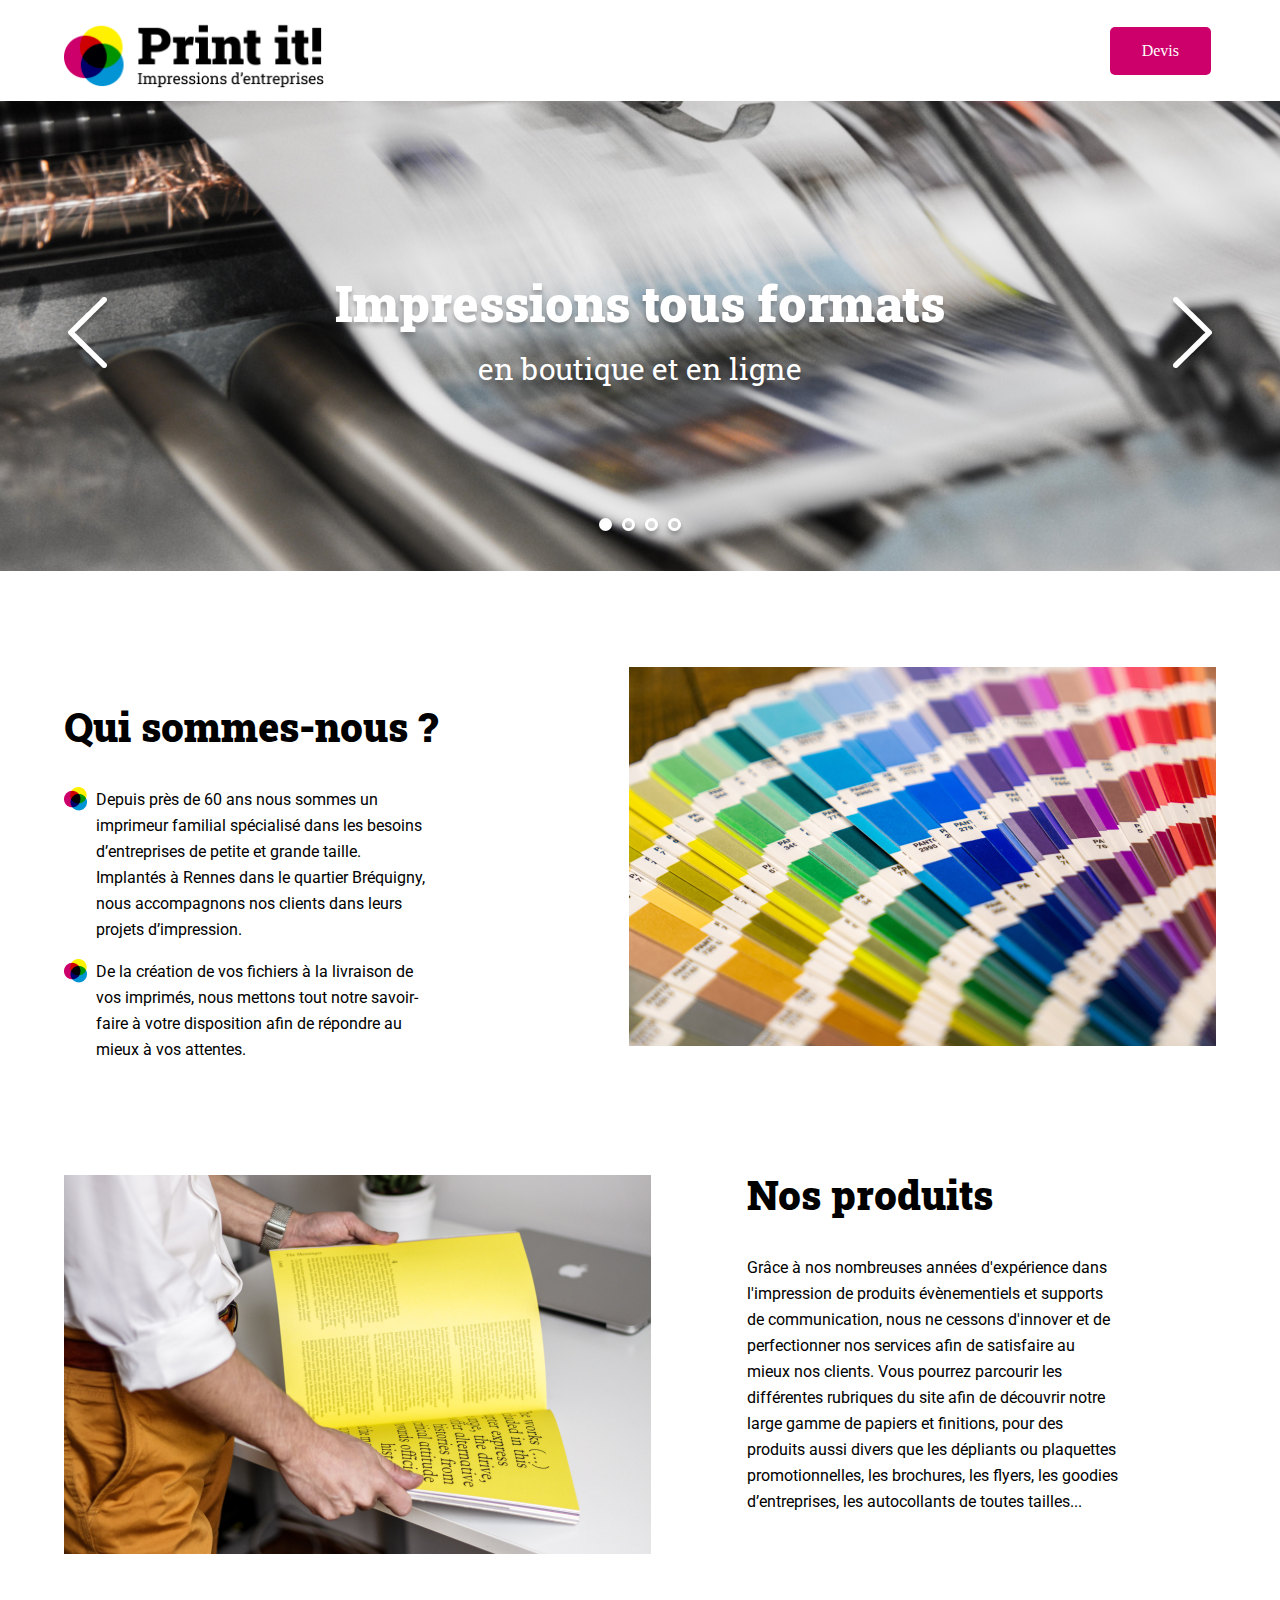
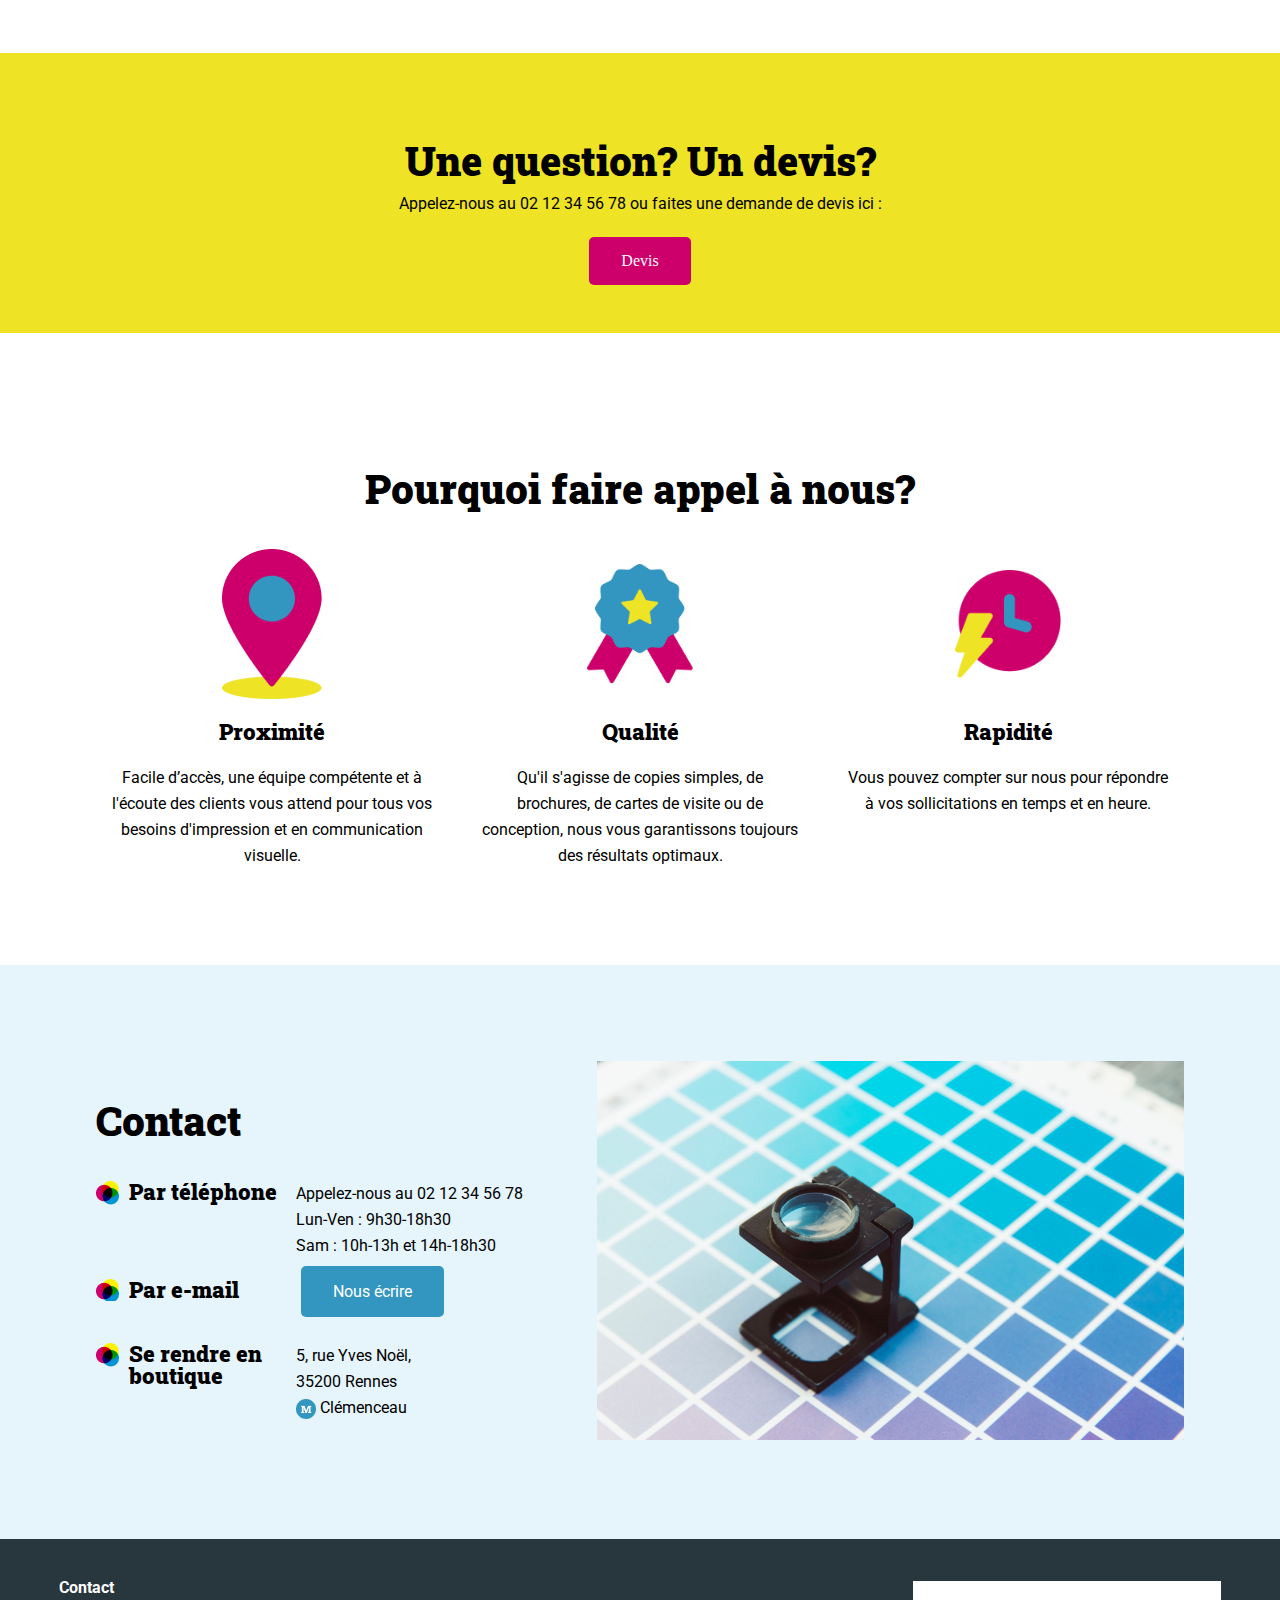
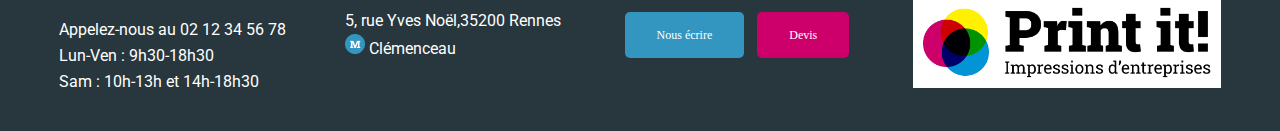
<file: index.html>
<!DOCTYPE html>
<html lang="fr">
<head>
	<meta charset="UTF-8">
	<meta name="viewport" content="width=device-width, initial-scale=1.0">
	<title>Print it ! - Impressions d'entreprise</title>
	<link rel="stylesheet" href="./Print-it-JS-main/assets/style.css">
	<link rel="preconnect" href="https://fonts.googleapis.com">
	<link rel="preconnect" href="https://fonts.gstatic.com" crossorigin>
	<link href="https://fonts.googleapis.com/css2?family=Roboto:wght@400;700&family=Roboto+Slab:wght@400;900&display=swap" rel="stylesheet">
</head>
<body>
<header class="container">
	<h1>
		<img class="logo" src="./Print-it-JS-main/assets/images/logo.png" alt="Print it ! Impressions d'entreprises" >
	</h1>
	<a class="btn devis" href="mailto:contact@print-it.tld">Devis</a>
</header>
<main>
	<div id="banner">
		<img src="./Print-it-JS-main/assets/images/arrow_left.png" alt="flêche gauche" class="arrow">
		<img class="banner-img" src="./Print-it-JS-main/assets/images/slideshow/slide1.jpg" alt="Banner Print-it">
		<p>Impressions tous formats <span>en boutique et en ligne</span></p>
		<div class="dots">
		</div>
		<img src="./Print-it-JS-main/assets/images/arrow_right.png" alt="flêche gauche" class="arrow">
	</div>
	<section id="about-us" class="container">
		<div>
			<h2>Qui sommes-nous ?</h2>
			<ul>
				<li>Depuis près de 60 ans nous sommes un imprimeur familial spécialisé dans les besoins d’entreprises de petite et grande taille. Implantés à Rennes dans le quartier Bréquigny, nous accompagnons nos clients dans leurs projets d’impression.</li>
				<li>De la création de vos fichiers à la livraison de vos imprimés, nous mettons tout notre savoir-faire à votre disposition afin de répondre au mieux à vos attentes.</li>
			</ul>
		</div>
		<aside>
			<img src="./Print-it-JS-main/assets/images/colors.jpg" alt="palette multicolore">
		</aside>
	</section>
	<section id="products" class="container">
		<div>
			<h2>Nos produits</h2>
			<p>Grâce à nos nombreuses années d'expérience dans l'impression de produits évènementiels et supports de communication, nous ne cessons d'innover et de perfectionner nos services afin de satisfaire au mieux nos clients. Vous pourrez parcourir les différentes rubriques du site afin de découvrir notre large gamme de papiers et finitions, pour des produits aussi divers que les dépliants ou plaquettes promotionnelles, les brochures, les flyers, les goodies d’entreprises, les autocollants de toutes tailles... </p>
		</div>
		<aside>
			<img src="./Print-it-JS-main/assets/images/yellow-book.jpg" alt="Imprimeur avec un livre jaune dans les mains">
		</aside>

	</section>
	<section id="question" class="bg-yellow">
		<h2>Une question? Un devis?</h2>
		<p>Appelez-nous au 02 12 34 56 78 ou faites une demande de devis ici :</p>
		<a href="mailto:contact@print-it.tld" class="btn devis">Devis</a>
	</section>
	<section id="why-us" class="container">
		<h2>Pourquoi faire appel à nous?</h2>
		<div>
			<article>
				<img src="./Print-it-JS-main/assets/images/proximity-icon.png" alt="Icone Proximité">
				<h3>Proximité</h3>
				<p>Facile d’accès, une équipe compétente et à l'écoute des clients vous attend pour tous vos besoins d'impression et en communication visuelle.</p>
			</article>
			<article>
				<img src="./Print-it-JS-main/assets/images/quality-icon.png" alt="Icone Qualité">
				<h3>Qualité</h3>
				<p>Qu'il s'agisse de copies simples, de brochures, de cartes de visite ou de conception, nous vous garantissons toujours des résultats optimaux.</p>
			</article>
			<article>
				<img src="./Print-it-JS-main/assets/images/speedy-icon.png" alt="Rapidité Qualité">
				<h3>Rapidité</h3>
				<p>Vous pouvez compter sur nous pour répondre à vos sollicitations en temps et en heure.</p>
			</article>
		</div>
	</section>
	<section id="contact" class="bg-lightblue">
		<div class="container">
			<div>
				<h2>Contact</h2>
				<div>
					<h3>Par téléphone</h3>
					<ul>
						<li>Appelez-nous au 02 12 34 56 78</li>
						<li>Lun-Ven : 9h30-18h30</li>
						<li>Sam : 10h-13h et 14h-18h30</li>
					</ul>
				</div>
				<div>
					<h3>Par e-mail</h3>
					<p>
						<a href="mailto:contact@print-it.tld" class="btn">Nous écrire</a>
					</p>
				</div>
				<div>
					<h3>Se rendre en boutique</h3>
					<p>5, rue Yves Noël,<br>
						35200 Rennes<br>
						<img class="inline-icon" src="./Print-it-JS-main/assets/images/metro.png" alt="metro"/> Clémenceau</p>
				</div>
			</div>
			<div>
				<img src="./Print-it-JS-main/assets/images/magnifying-glass.jpg" alt="Loupe avec palette bleue">
			</div>

		</div>
	</section>
</main>
<footer>
	<div>
		<p class="footer-contact">Contact</p>
		<ul>
			<li>Appelez-nous au 02 12 34 56 78</li>
			<li>Lun-Ven : 9h30-18h30</li>
			<li>Sam : 10h-13h et 14h-18h30</li>
		</ul>
	</div>
	<div>
		<p>5, rue Yves Noël,35200 Rennes<br>
			<img src="./Print-it-JS-main/assets/images/metro.png" alt="metro"/> Clémenceau</p>
	</div>
	<div>
		<a href="mailto:contact@print-it.tld" class="btn">Nous écrire</a>
		<a href="mailto:contact@print-it.tld?subject=Demande&nbsp;de&nbsp;devis" class="btn devis">Devis</a>
	</div>
	<div>
		<img class="footer-logo" src="./Print-it-JS-main/assets/images/logo.png" alt="Print it ! Impressions d'entreprises" >
	</div>
</footer>
<script src="./Print-it-JS-main/assets/script.js"></script>
</body>
</html>
</file>
<file: Print-it-JS-main/assets/style.css>
/* variables declaration */
:root {
	--primary-color: #3396C0;
	--secondary-color: #CD006B;
	--third-color: #EEE325;
}

/* Reset CSS */
* {
	-webkit-box-sizing: border-box;
	-moz-box-sizing: border-box;
	box-sizing: border-box;
}
html, body, div, span, applet, object, iframe,
h1, h2, h3, h4, h5, h6, p, blockquote, pre,
a, abbr, acronym, address, big, cite, code,
del, dfn, em, img, ins, kbd, q, s, samp,
small, strike, strong, sub, sup, tt, var,
b, u, i, center,
dl, dt, dd, ol, ul, li,
fieldset, form, label, legend,
table, caption, tbody, tfoot, thead, tr, th, td,
article, aside, canvas, details, embed,
figure, figcaption, footer, header, hgroup,
menu, nav, output, ruby, section, summary,
time, mark, audio, video {
	margin: 0;
	padding: 0;
	border: 0;
	font: inherit;
	font-size: 100%;
	vertical-align: baseline;
}
/* HTML5 display-role reset for older browsers */
article, aside, details, figcaption, figure,
footer, header, hgroup, menu, nav, section {
	display: block;
}
body {
	line-height: 1;
}
ol, ul {
	list-style: none;
}
blockquote, q {
	quotes: none;
}
blockquote:before, blockquote:after,
q:before, q:after {
	content: none;
}
table {
	border-collapse: collapse;
	border-spacing: 0;
}
body {

}
section {
	margin-block: 6em;
}
h2 {
	font-family: 'Roboto Slab', sans-serif;
	font-size: 40px;
	font-weight: 900;
	margin-block: 1em;
}
h3{
	font-family: 'Roboto Slab', sans-serif;
	font-size: 22px;
	font-weight: 900;
	margin-block: 1em;
}

p, li {
	font-family: Roboto, sans-serif;
	font-size: 16px;
	line-height: 26px;
}
.container {
	max-width: 1440px;
	margin-inline:auto;
	padding-inline: 5%;
}
header {
	display: flex;
	justify-content: space-between;
	align-items: center;
}
.logo{
	width: 260px;
	margin-block: 10px;
}

.btn {
	background-color: var(--primary-color) ;
	padding: 16px 32px;
	margin-inline:5px;
	border-radius: 5px;
	color: white;
	text-decoration: none;
}
.devis {
	background-color: var(--secondary-color);
}

#banner {
	display: flex;
	flex-direction: column;
	align-items: center;
	justify-content: center;
	width: 100%;
	min-height: 470px;
	position: relative;
}

/* Permet de placer les flêches dans la banner */
#banner img:first-child{
	position: absolute;
	left: 5%;

}

#banner img:last-child{
	position: absolute;
	right: 5%;
}

.banner-img {
	position: absolute;
	width: 100%;
	height: 100%;
	z-index: -1;
	object-fit: cover;
	object-position: center;
}
/* Code CSS en prévision de l'ajout d'un carousel pour la bannière */
/* Gestion des fleches du carrousel */
#banner .arrow {
	position: absolute;
}
#banner .arrow_left {
	left: 10px;
}
#banner .arrow_right {
	right: 10px;
}

.arrow{
	cursor: pointer;
}
/* Gestion des points du carrousel */
.dots {
	position: absolute;
	bottom: 40px;
	display: flex;
}
.dot {
	margin-inline: 5px;
	width: 13px;
	height: 13px;
	background-color: #ffffff00;
	border: 3px solid #fff;
	border-radius: 100%;
	box-shadow: 0 4px 4px rgba(0, 0, 0, 0.25);;
}
.dot_selected {
	background-color: #fff;
}
/* Fin du code CSS pour le carousel */
#banner p {
	font-family: 'Roboto Slab', sans-serif;
	font-weight: 900;
	font-size: 50px;
	line-height: 66px;
	color: white;
	text-shadow: 0 4px 4px rgba(0, 0, 0, 0.25);
	text-align: center;
}
#banner span {
	display: block;
	font-weight: 400;
	font-size: 30px;
}
#about-us {
	display: flex;
}
#about-us article, #about-us aside {
	flex:1;
}
#about-us li {
	background: url("./images/tricolor-icon.png") no-repeat left top;
	font-size: 16px;
	line-height: 26px;
	padding-left:2em;
	width: 65%;
	margin-bottom: 1em;

}

#products {
	display: flex;
	align-items: flex-start;
	flex-direction: row-reverse;
}
#products div, #products aside {
	flex:1;
}
#products div {
	padding: 0 6em;
}
#products h2 {
	margin-top: 0;
}
.bg-yellow {
	background-color: var(--third-color);
}
#question {
	display: flex;
	flex-direction: column;
	align-items: center;
	padding-block: 3em;
}
#question h2 {
	margin-bottom: 10px;
}
#question p {
	margin-bottom: 20px;
}

#why-us {
	display: flex;
	flex-direction: column;
	text-align: center;
}
#why-us > div{
	display: flex;
	justify-content: space-evenly;
}
#why-us article {
	max-width: 320px;
	display: flex;
	flex-direction: column;
}
#why-us img {
	width: 33%;
	height: 150px;
	text-align: center;
	margin-inline: auto;
	margin-block: 0;
	object-fit: contain;
}

.bg-lightblue{
	background-color: #E6F4FB;
}
#contact {
	margin-bottom: 0;
}
#contact article, #contact div {
	flex:1;
}


#contact .container {
	flex-direction: row;
	display: flex;
	padding: 6em ;
}

#contact .container > div > div {
	display: flex;
	padding-bottom: 20px;
}

#contact h3 {
	margin-top: 0;
	background: url("./images/tricolor-icon.png") no-repeat left top;
	padding-left:1.5em;
	width: 200px;
}
.inline-icon {
	vertical-align: middle;
}
footer {
	background-color: #28363D;
	color: white;
	display: flex;
	padding-block: 3em;
	justify-content: space-evenly;
	font-size: 12px;
	align-items: center;
}
footer div {

	position: relative;
}
.footer-logo {
	background-color: white;
	max-width: 308px;
	padding: 10px;
}
.footer-contact {
	margin-bottom: 1em;
	font-weight: 700;
	font-size: 16px;

}

@media all and (max-width: 1250px) {
	#contact > article {
		flex: 2;
	}
}
</file>
